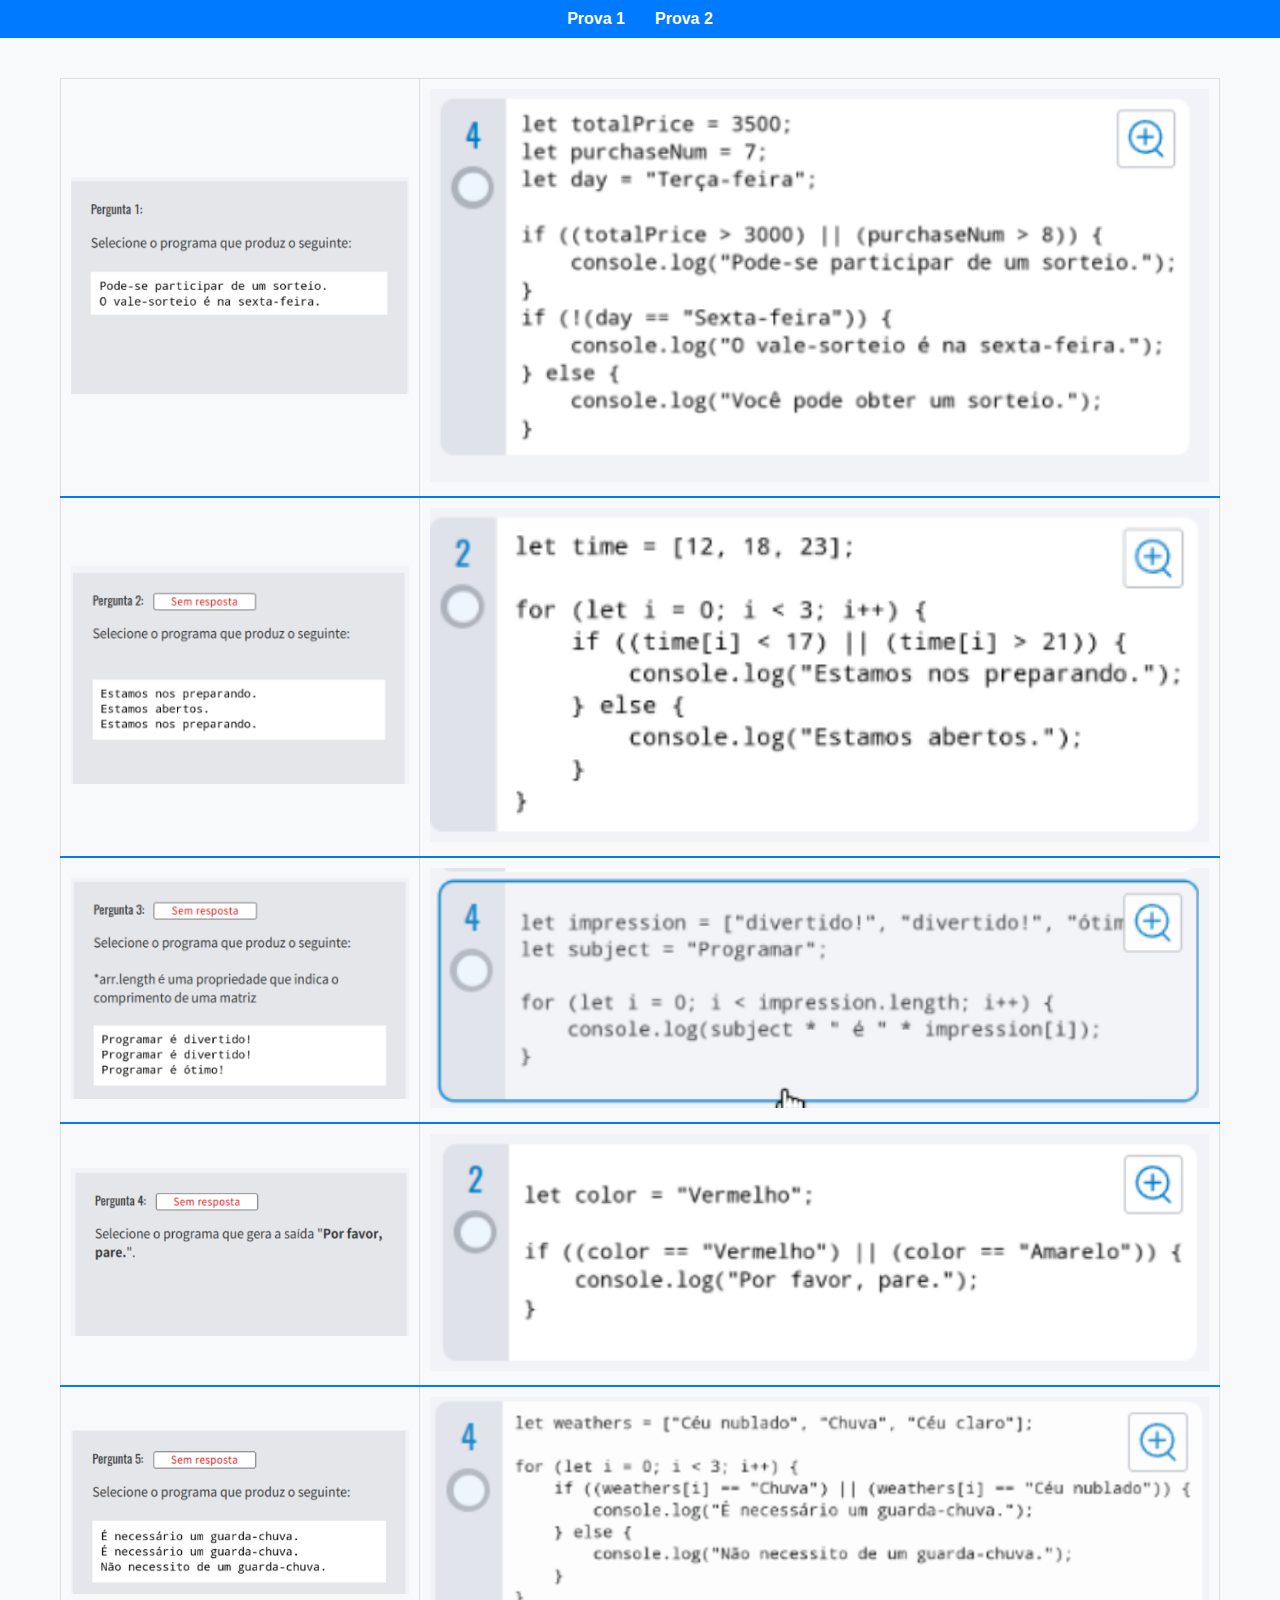
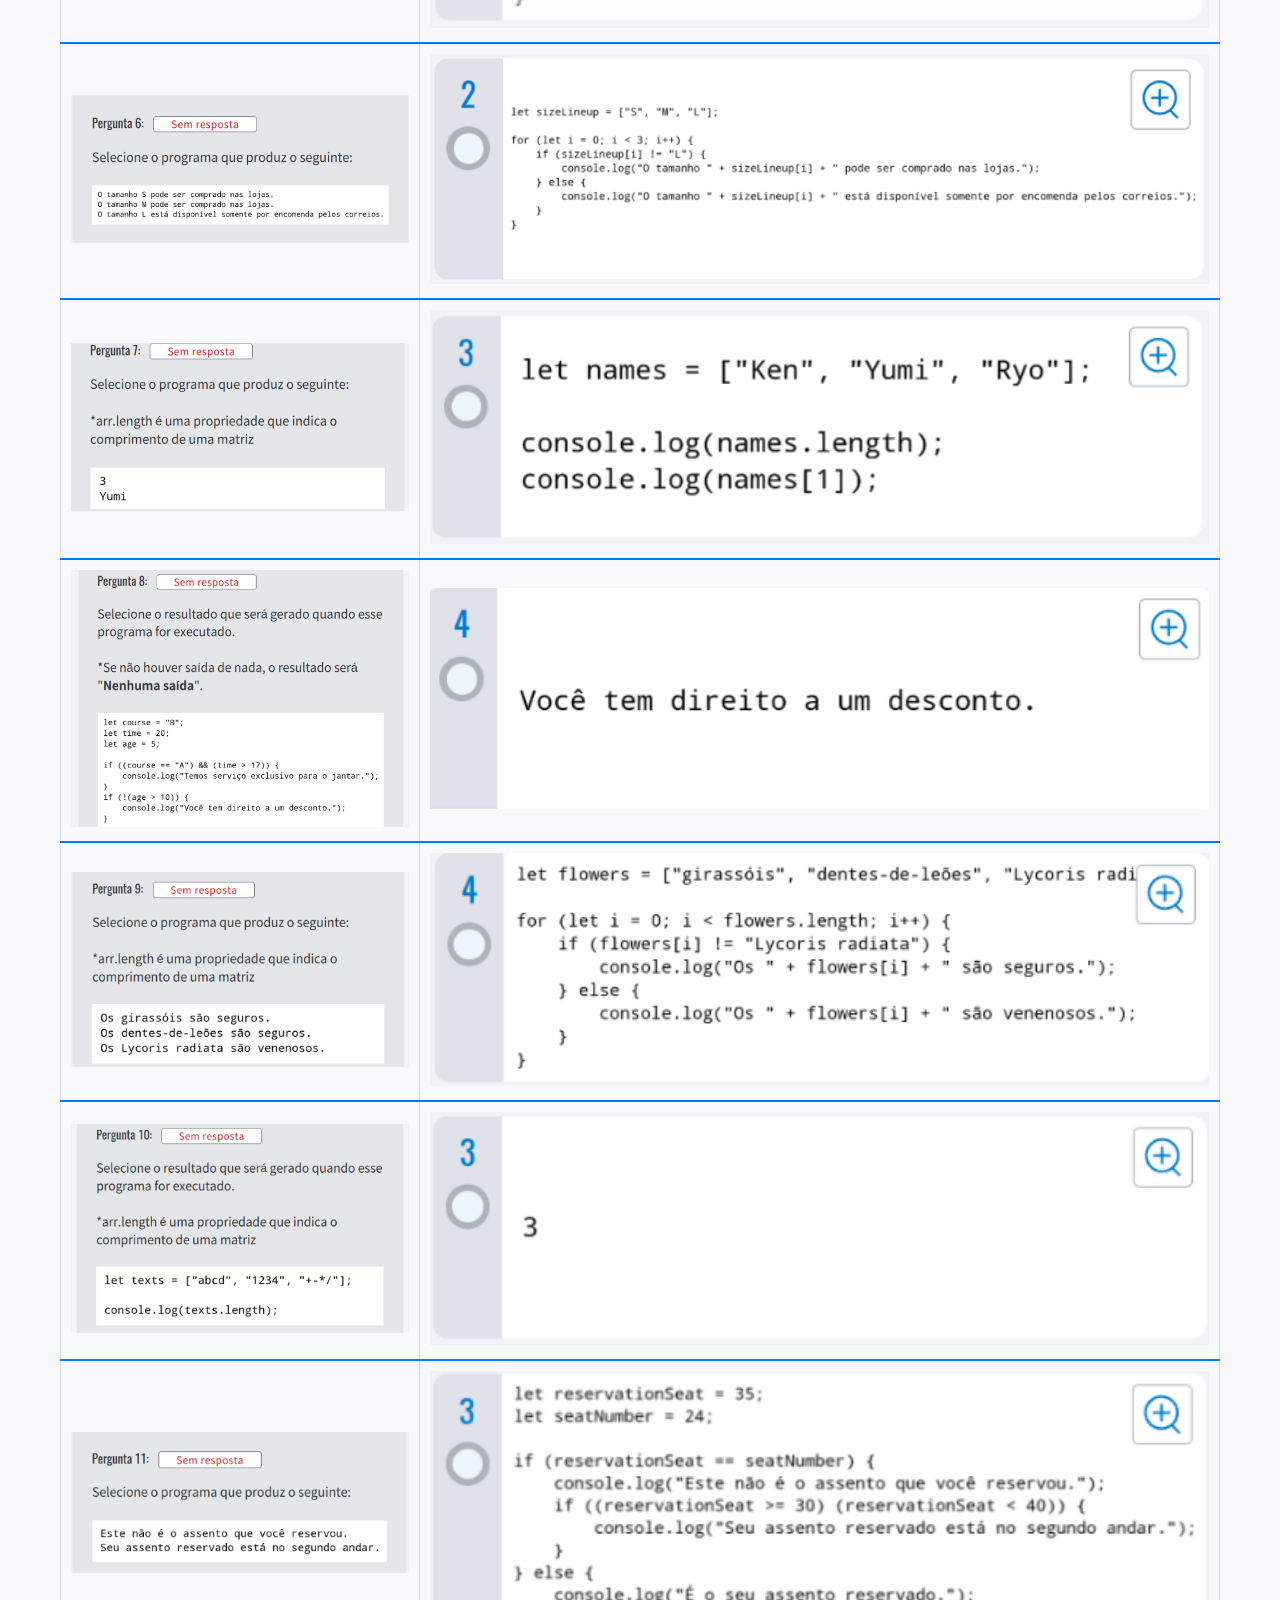
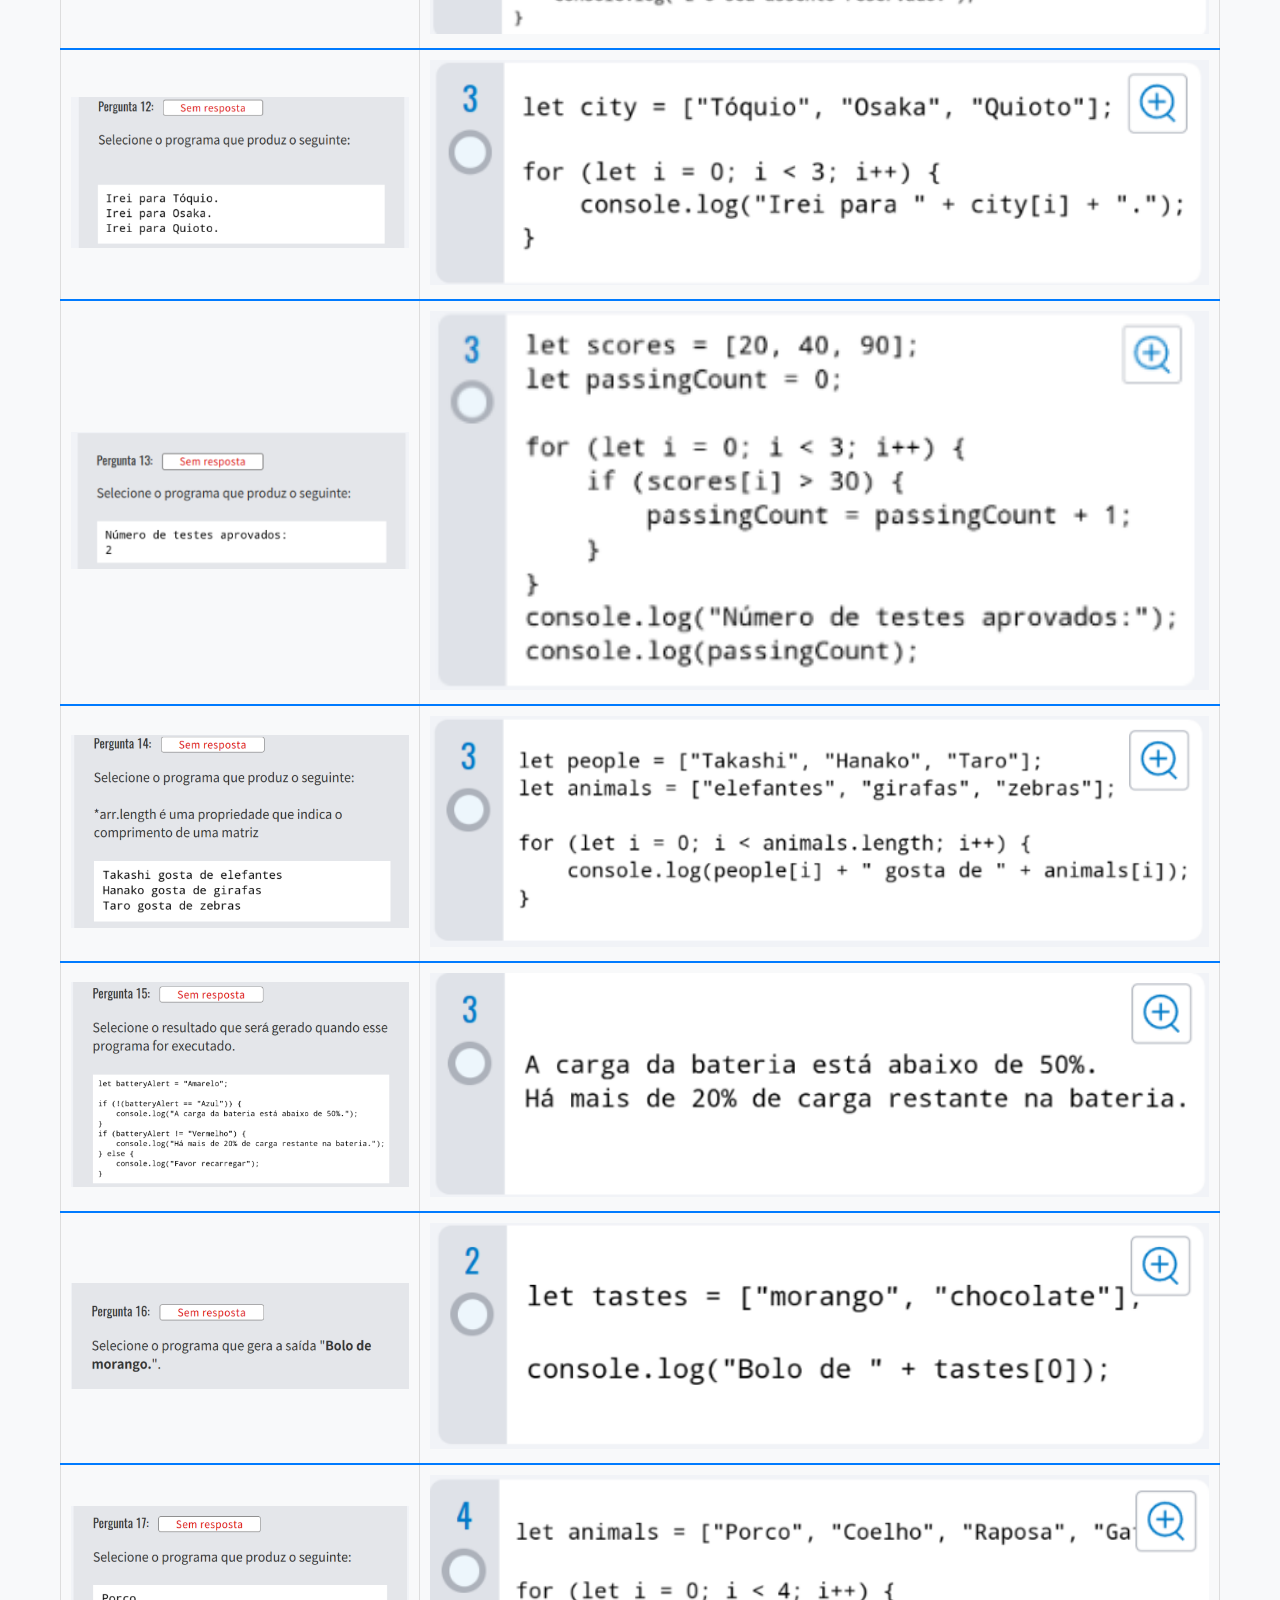
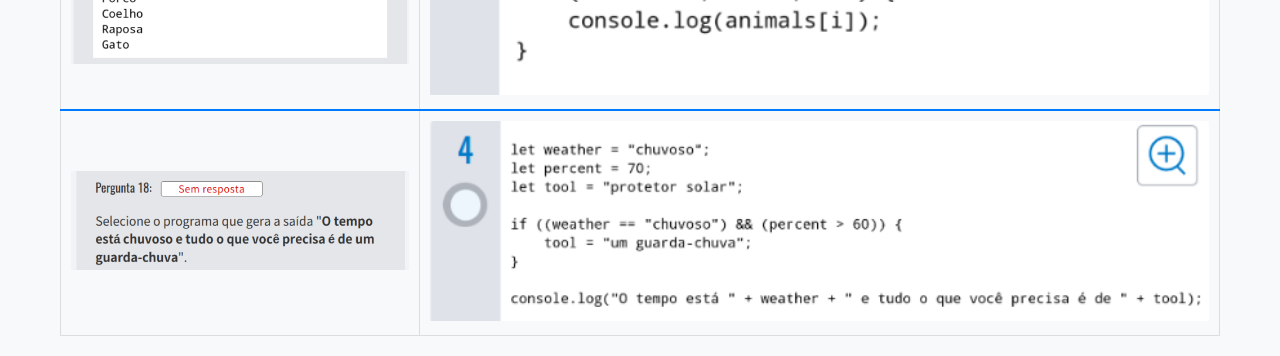
<file: index.html>
<!DOCTYPE html>
<html lang="pt-br">
<head>
    <meta charset="UTF-8">
    <meta name="viewport" content="width=device-width, initial-scale=1.0">
    <title>Galeria de Imagens</title>
    <link rel="stylesheet" href="styles.css">
</head>
<body>

    <!-- Barra de Navegação -->
    <nav>
        <ul>
            <li><a href="index.html">Prova 1</a></li>
            <li><a href="index2.html">Prova 2</a></li>
        </ul>
    </nav>

    <!-- Tabela de Imagens -->
    <main>
        <table class="image-table">
            <tr>
                <td><img src="Imagens/p1q.png" alt="Imagem p1q"></td>
                <td><img src="Imagens/p1r.png" alt="Imagem p1r"></td>
            </tr>
            <tr>
                <td><img src="Imagens/p2q.png" alt="Imagem p2q"></td>
                <td><img src="Imagens/p2r.png" alt="Imagem p2r"></td>
            </tr>
            <tr>
                <td><img src="Imagens/p3q.png" alt="Imagem p3q"></td>
                <td><img src="Imagens/p3r.png" alt="Imagem p3r"></td>
            </tr>
            <tr>
                <td><img src="Imagens/p4q.png" alt="Imagem p4q"></td>
                <td><img src="Imagens/p4r.png" alt="Imagem p4r"></td>
            </tr>
            <tr>
                <td><img src="Imagens/p5q.png" alt="Imagem p5q"></td>
                <td><img src="Imagens/p5r.png" alt="Imagem p5r"></td>
            </tr>
            <tr>
                <td><img src="Imagens/p6q.png" alt="Imagem p6q"></td>
                <td><img src="Imagens/p6r.png" alt="Imagem p6r"></td>
            </tr>
            <tr>
                <td><img src="Imagens/p7q.png" alt="Imagem p7q"></td>
                <td><img src="Imagens/p7r.png" alt="Imagem p7r"></td>
            </tr>
            <tr>
                <td><img src="Imagens/p8q.png" alt="Imagem p8q"></td>
                <td><img src="Imagens/p8r.png" alt="Imagem p8r"></td>
            </tr>
            <tr>
                <td><img src="Imagens/p9q.png" alt="Imagem p9q"></td>
                <td><img src="Imagens/p9r.png" alt="Imagem p9r"></td>
            </tr>
            <tr>
                <td><img src="Imagens/p10q.png" alt="Imagem p10q"></td>
                <td><img src="Imagens/p10r.png" alt="Imagem p10r"></td>
            </tr>
            <tr>
                <td><img src="Imagens/p11q.png" alt="Imagem p11q"></td>
                <td><img src="Imagens/p11r.png" alt="Imagem p11r"></td>
            </tr>
            <tr>
                <td><img src="Imagens/p12q.png" alt="Imagem p12q"></td>
                <td><img src="Imagens/p12r.png" alt="Imagem p12r"></td>
            </tr>
            <tr>
                <td><img src="Imagens/p13q.png" alt="Imagem p13q"></td>
                <td><img src="Imagens/p13r.png" alt="Imagem p13r"></td>
            </tr>
            <tr>
                <td><img src="Imagens/p14q.png" alt="Imagem p14q"></td>
                <td><img src="Imagens/p14r.png" alt="Imagem p14r"></td>
            </tr>
            <tr>
                <td><img src="Imagens/p15q.png" alt="Imagem p15q"></td>
                <td><img src="Imagens/p15r.png" alt="Imagem p15r"></td>
            </tr>
            <tr>
                <td><img src="Imagens/p16q.png" alt="Imagem p16q"></td>
                <td><img src="Imagens/p16r.png" alt="Imagem p16r"></td>
            </tr>
            <tr>
                <td><img src="Imagens/p17q.png" alt="Imagem p17q"></td>
                <td><img src="Imagens/p17r.png" alt="Imagem p17r"></td>
            </tr>
            <tr>
                <td><img src="Imagens/p18q.png" alt="Imagem p18q"></td>
                <td><img src="Imagens/p18r.png" alt="Imagem p18r"></td>
            </tr>
        </table>
    </main>

</body>
</html>
</file>
<file: styles.css>
/* Estilos básicos */
* {
    margin: 0;
    padding: 0;
    box-sizing: border-box;
}

body {
    font-family: Arial, sans-serif;
    background-color: #f8f9fa; /* Cor de fundo suave */
    color: #333; /* Cor do texto */
}

nav {
    background-color: #007bff; /* Cor de fundo da barra de navegação */
    padding: 10px; /* Espaçamento interno */
}

nav ul {
    list-style-type: none; /* Remove a lista padrão */
    display: flex; /* Exibe os itens em linha */
    justify-content: center; /* Centraliza os itens */
}

nav ul li {
    margin: 0 15px; /* Espaçamento entre os itens do menu */
}

nav ul li a {
    color: white; /* Cor do texto dos links */
    text-decoration: none; /* Remove o sublinhado */
    font-weight: bold; /* Deixa o texto em negrito */
}

nav ul li a:hover {
    text-decoration: underline; /* Sublinha ao passar o mouse */
}

main {
    padding: 20px; /* Espaçamento interno do conteúdo principal */
    max-width: 1200px; /* Largura máxima do conteúdo */
    margin: 0 auto; /* Centraliza o conteúdo na página */
}

.image-table {
    width: 100%; /* Largura total da tabela */
    border-collapse: collapse; /* Remove espaços entre as bordas das células */
    margin-top: 20px; /* Espaçamento acima da tabela */
}

.image-table td {
    padding: 10px; /* Espaçamento interno nas células */
    border: 1px solid #ddd; /* Borda das células */
    text-align: center; /* Centraliza o conteúdo das células */
}

.image-table img {
    width: 100%; /* Ajusta a largura de cada imagem para preencher a célula */
    height: auto; /* Mantém a proporção da imagem */
}

/* Adiciona separação visual entre as linhas */
.image-table tr + tr {
    border-top: 2px solid #007bff; /* Linha separadora entre as linhas da tabela */
}
</file>
